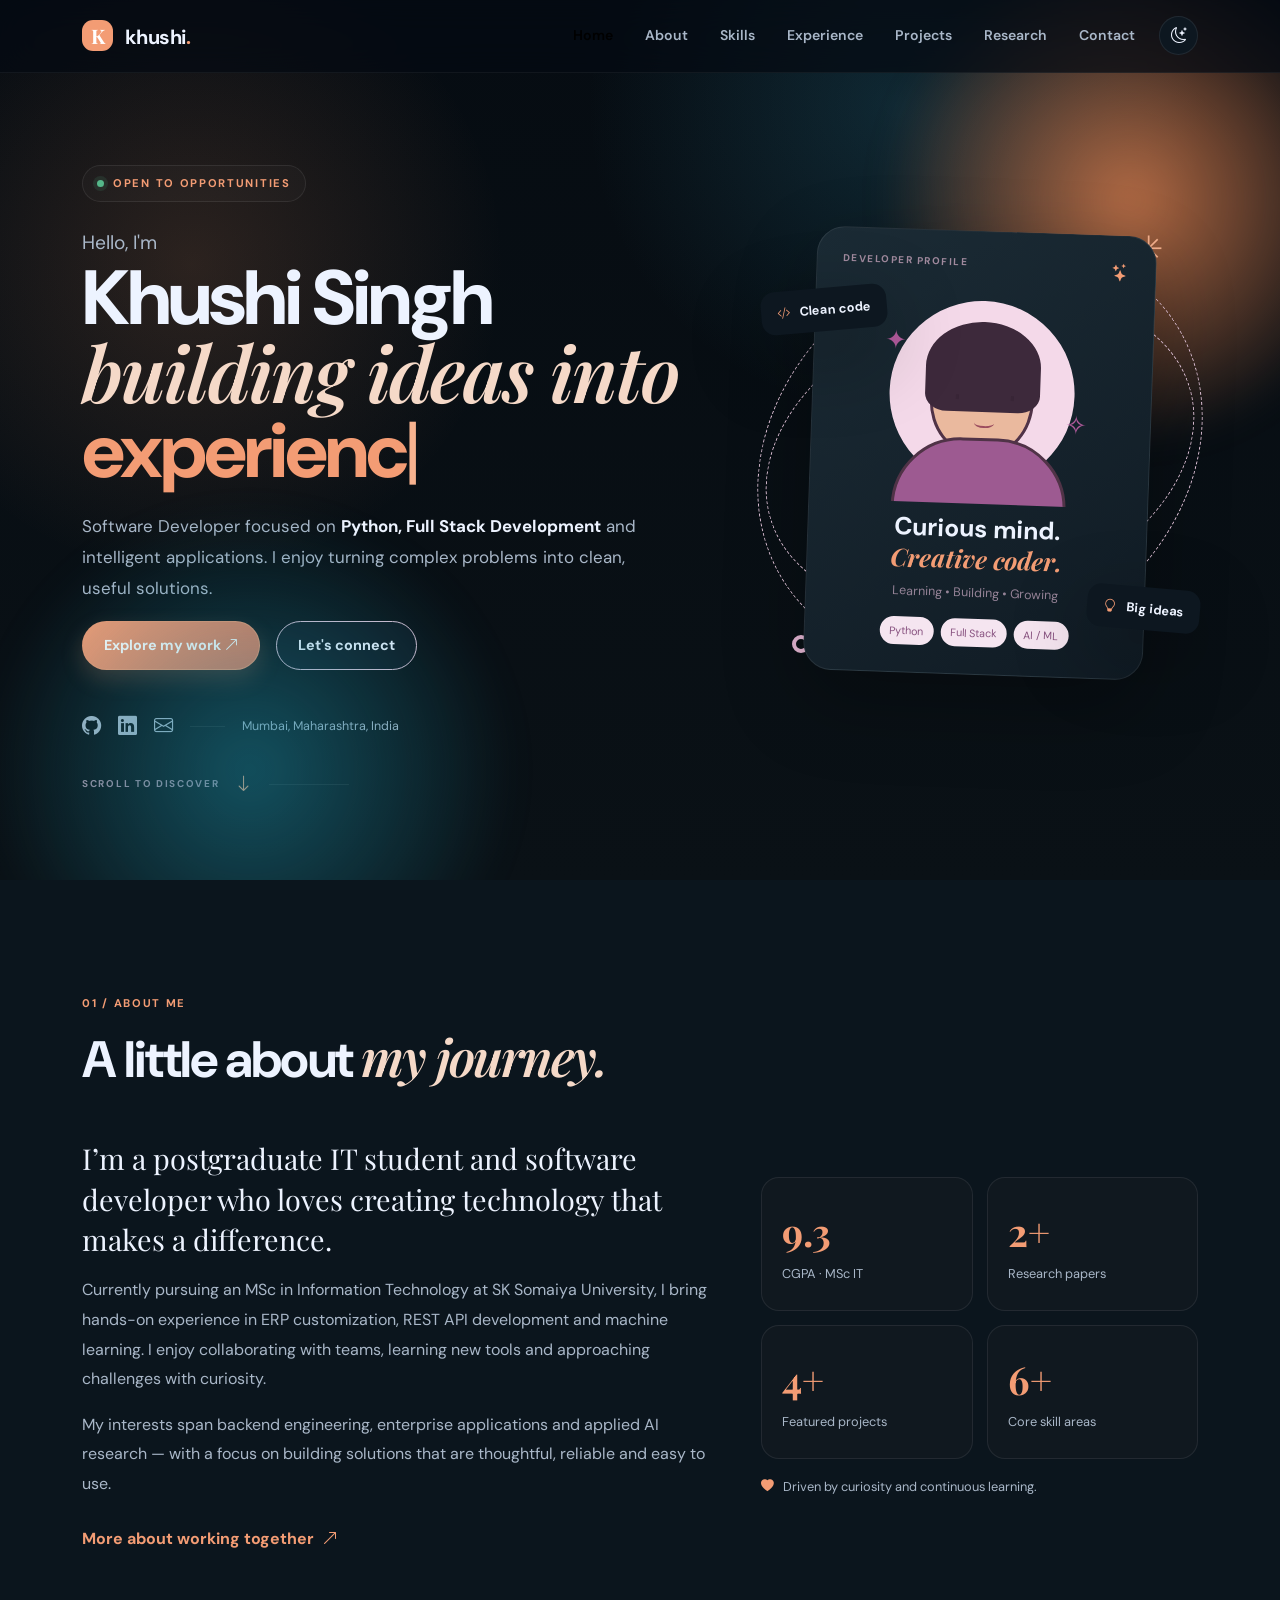
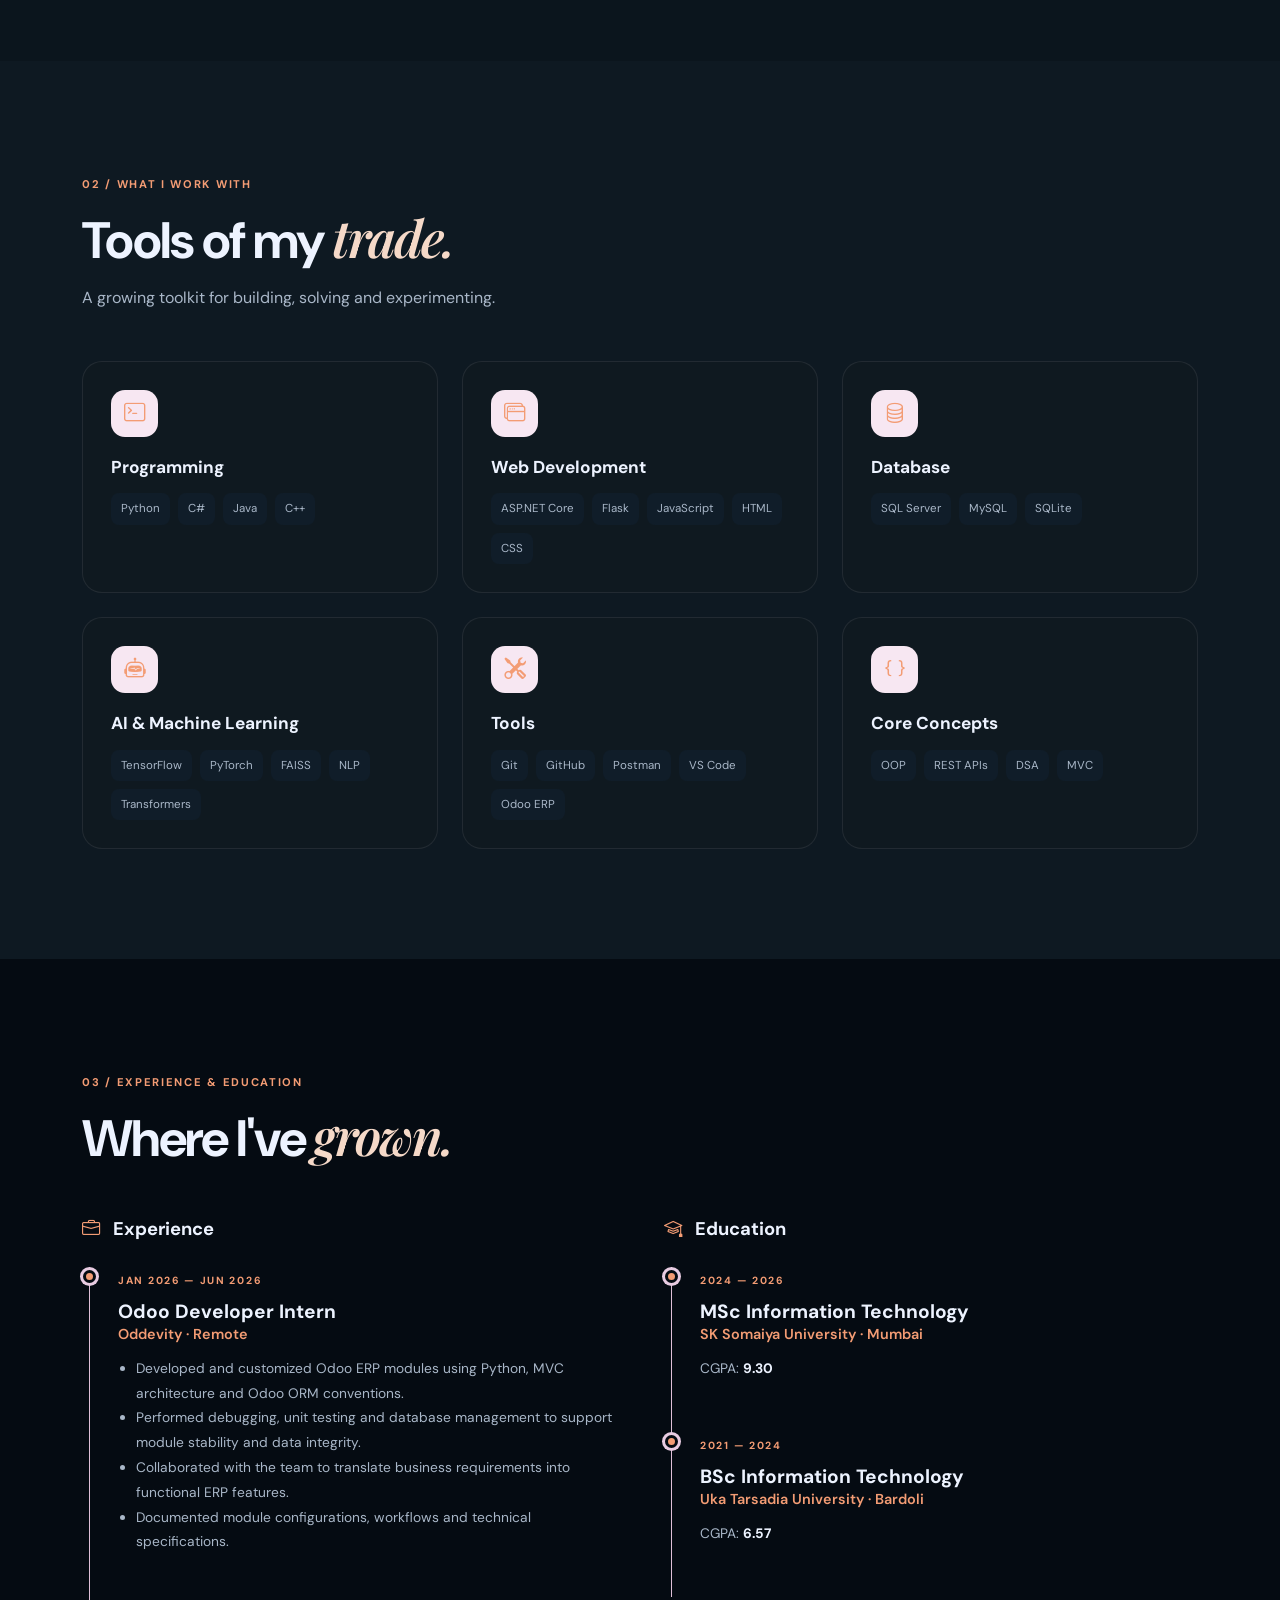
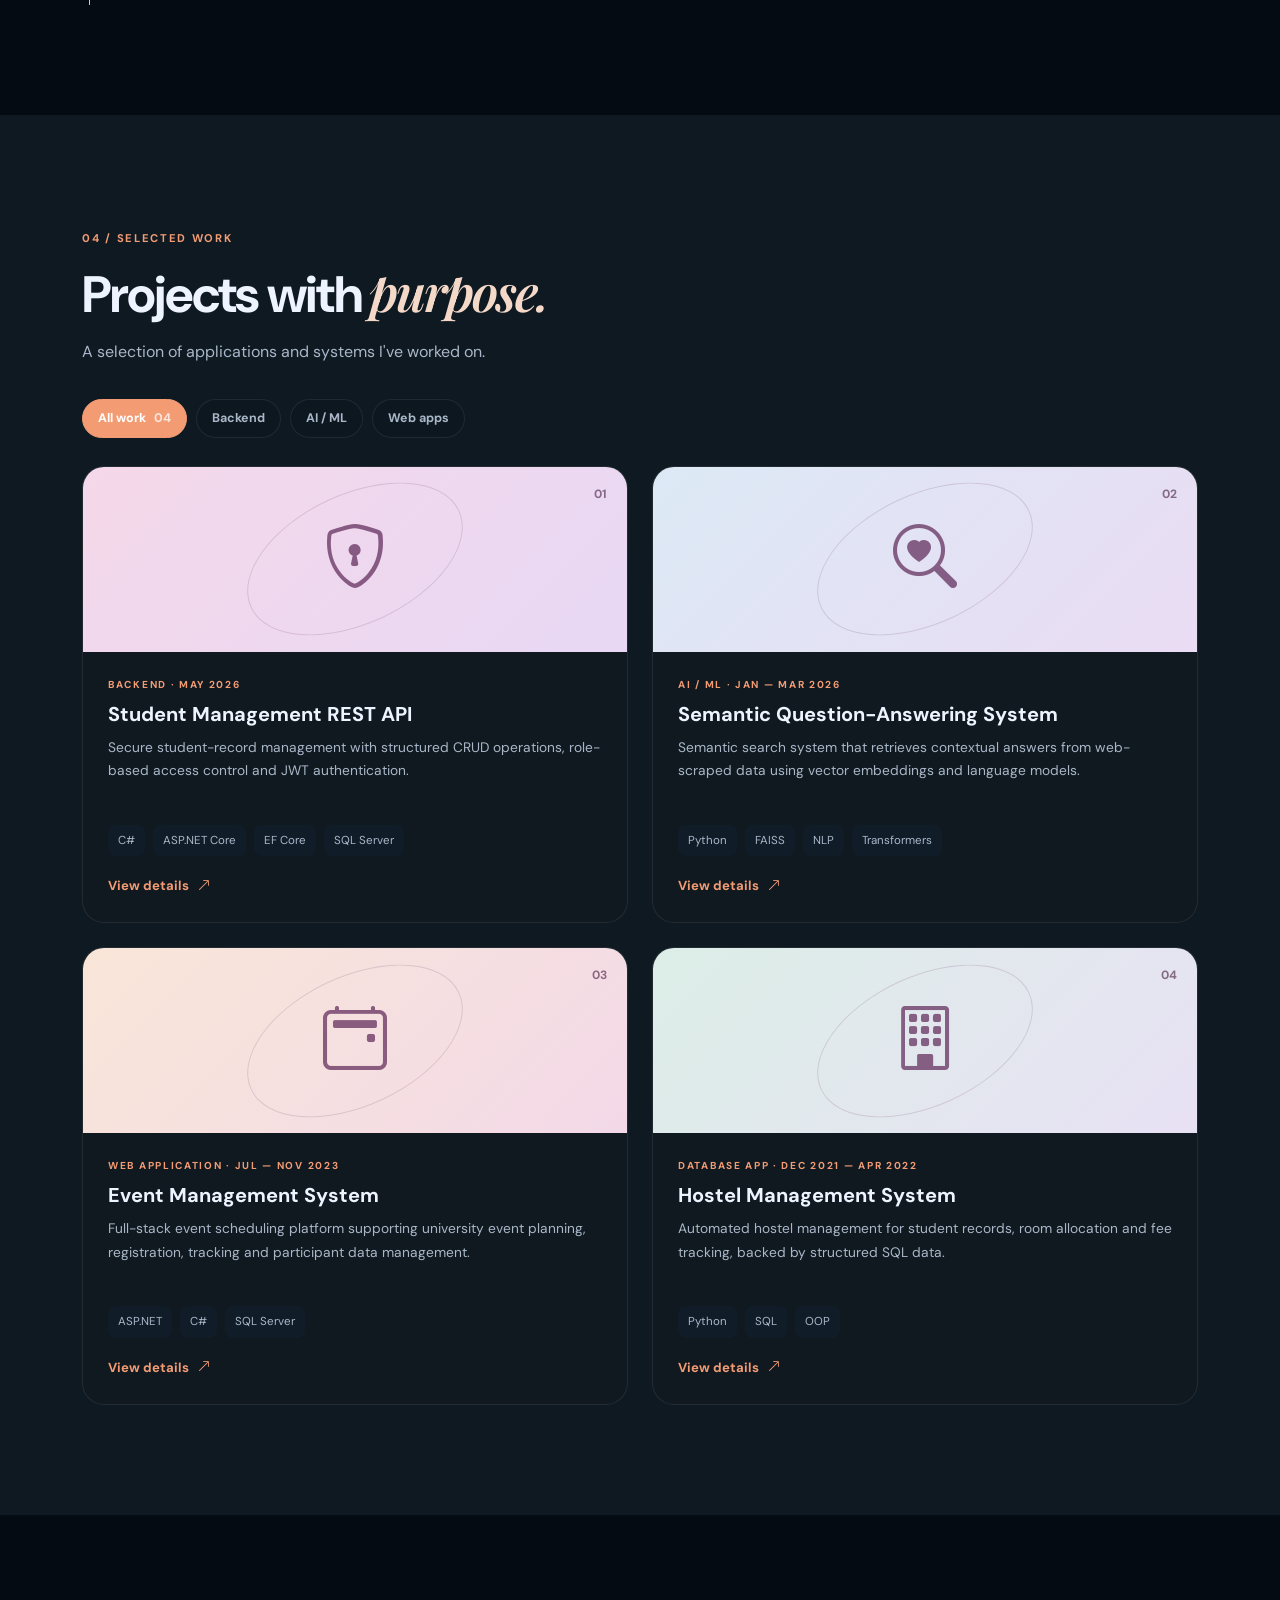
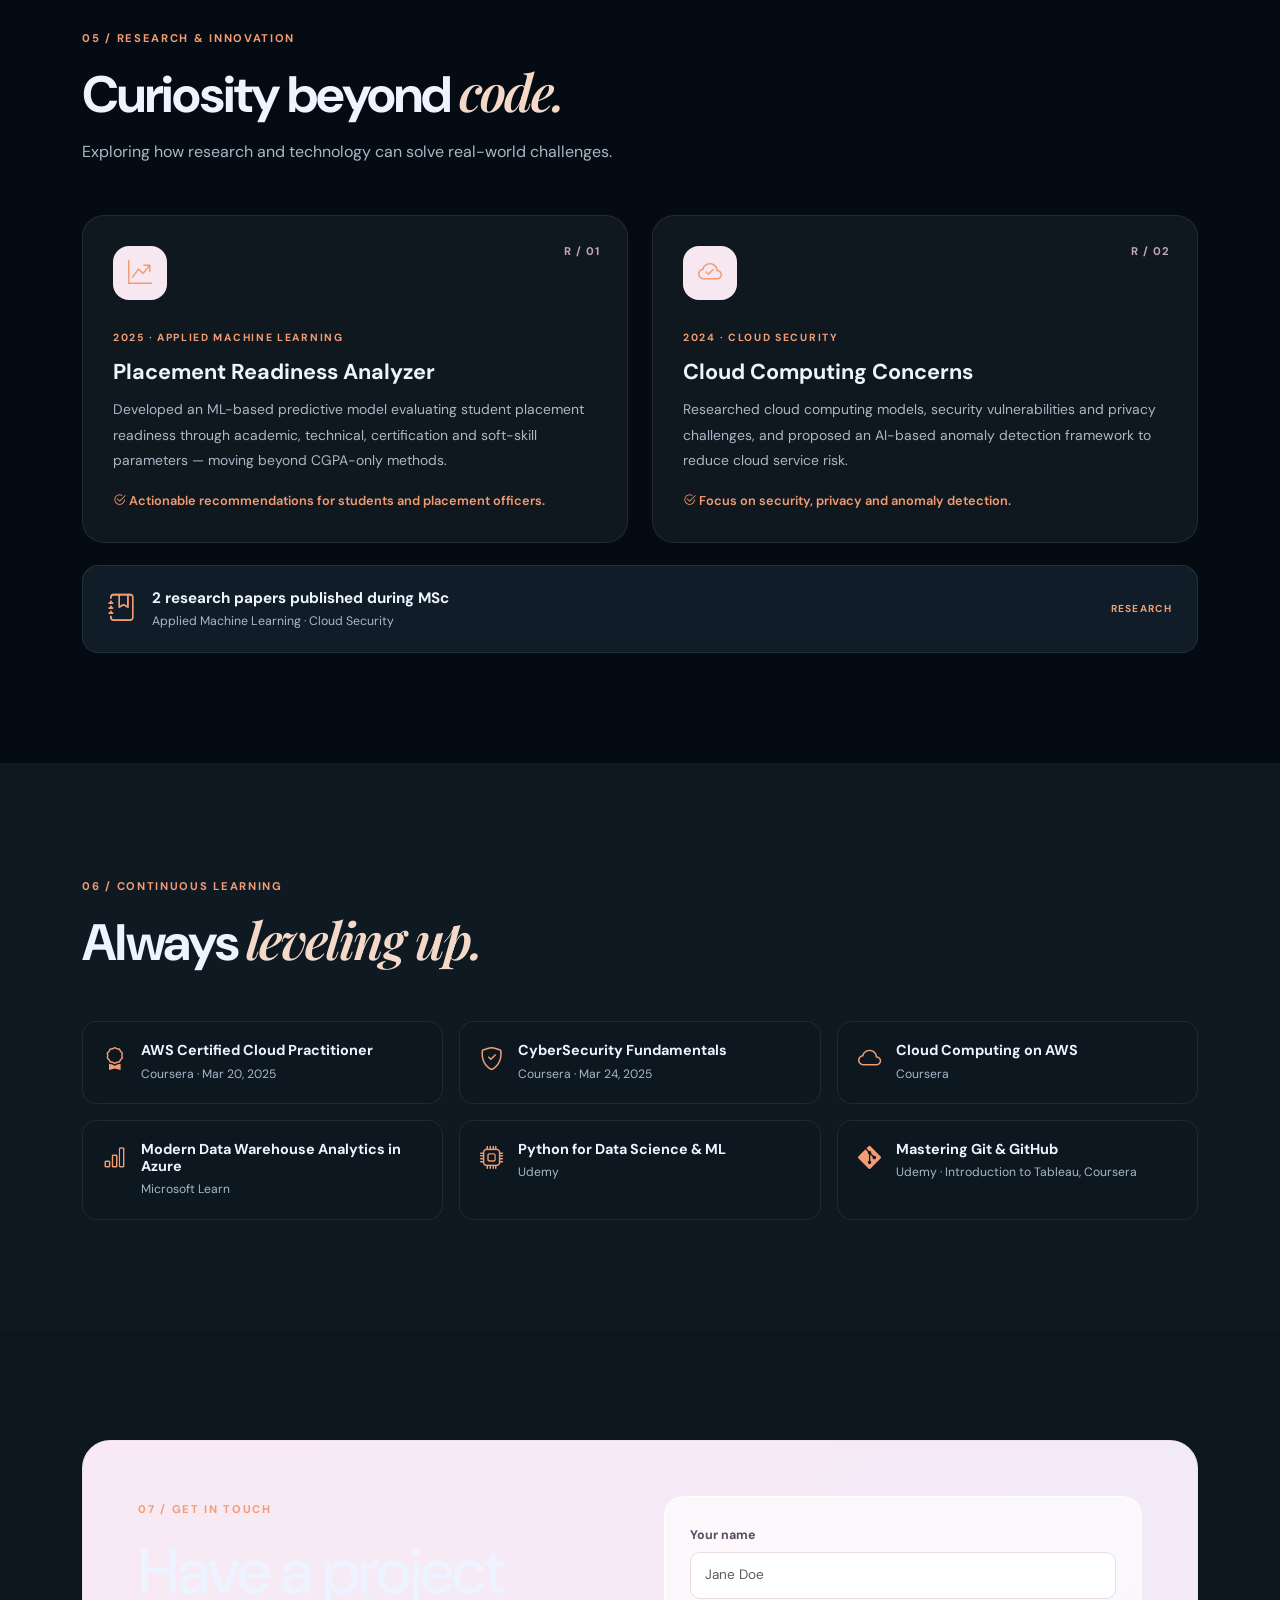
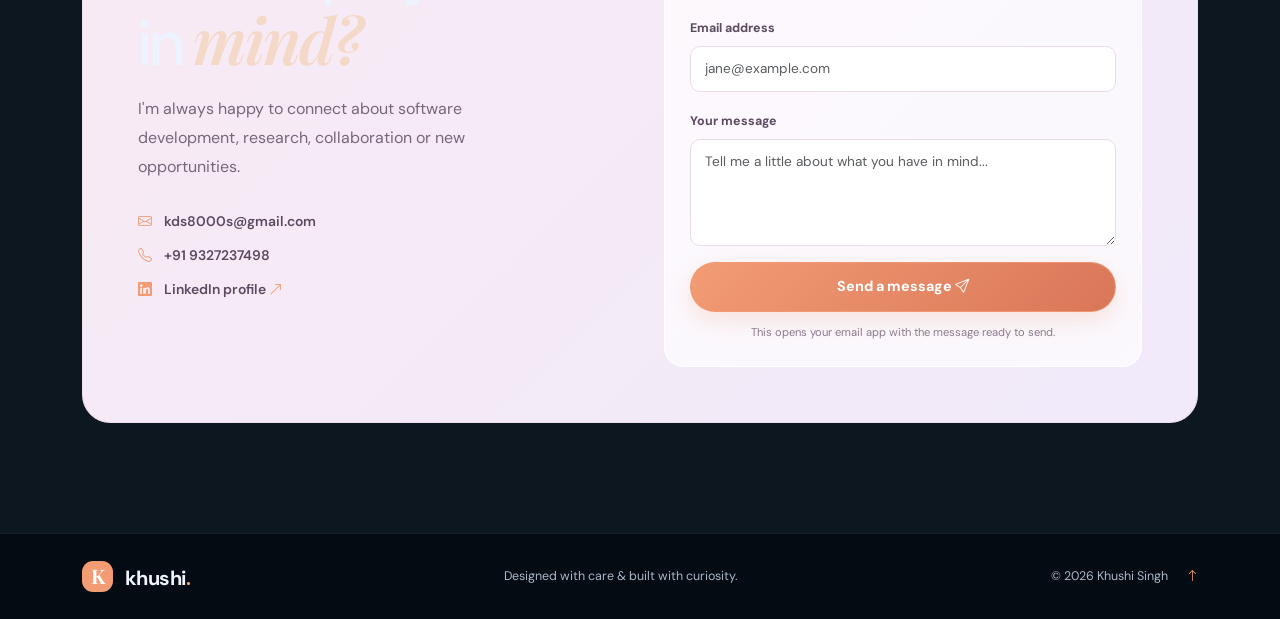
<file: index.html>
<!DOCTYPE html>
<html lang="en">
<head>
  <meta charset="UTF-8">
  <meta name="viewport" content="width=device-width, initial-scale=1.0">
  <meta name="description" content="Khushi Dayashankar Singh — Software Developer specializing in Python, Full Stack Development, ERP and Applied Machine Learning.">
  <title>Khushi Singh | Software Developer</title>
  <link rel="preconnect" href="https://fonts.googleapis.com">
  <link rel="preconnect" href="https://fonts.gstatic.com" crossorigin>
  <link href="https://fonts.googleapis.com/css2?family=DM+Sans:wght@400;500;600;700&family=Playfair+Display:wght@600;700&display=swap" rel="stylesheet">
  <link href="https://cdn.jsdelivr.net/npm/bootstrap@5.3.3/dist/css/bootstrap.min.css" rel="stylesheet">
  <link href="https://cdn.jsdelivr.net/npm/bootstrap-icons@1.11.3/font/bootstrap-icons.min.css" rel="stylesheet">
  <link rel="stylesheet" href="style.css">
</head>
<body>
  <div class="scroll-progress" id="scrollProgress"></div>
  <nav class="navbar navbar-expand-lg fixed-top">
    <div class="container">
      <a class="navbar-brand" href="#home"><span class="brand-mark">K</span> khushi<span class="brand-dot">.</span></a>
      <button class="navbar-toggler" type="button" data-bs-toggle="collapse" data-bs-target="#mainNav" aria-label="Toggle navigation"><span class="navbar-toggler-icon"></span></button>
      <div class="collapse navbar-collapse" id="mainNav">
        <ul class="navbar-nav ms-auto align-items-lg-center gap-lg-3">
          <li class="nav-item"><a class="nav-link active" href="#home">Home</a></li>
          <li class="nav-item"><a class="nav-link" href="#about">About</a></li>
          <li class="nav-item"><a class="nav-link" href="#skills">Skills</a></li>
          <li class="nav-item"><a class="nav-link" href="#experience">Experience</a></li>
          <li class="nav-item"><a class="nav-link" href="#projects">Projects</a></li>
          <li class="nav-item"><a class="nav-link" href="#research">Research</a></li>
          <li class="nav-item"><a class="nav-link" href="#contact">Contact</a></li>
          <li class="nav-item"><button class="theme-toggle" id="themeToggle" aria-label="Toggle theme"><i class="bi bi-moon-stars"></i></button></li>
        </ul>
      </div>
    </div>
  </nav>

  <main>
    <section class="hero section-pad" id="home">
      <div class="container">
        <div class="row align-items-center g-5">
          <div class="col-lg-7">
            <div class="eyebrow"><span class="status-dot"></span> OPEN TO OPPORTUNITIES</div>
            <p class="hero-kicker">Hello, I'm</p>
            <h1>Khushi <span>Singh</span><br><em>building ideas into</em><br><span class="typed-wrap" id="typedText">experiences.</span><span class="cursor">|</span></h1>
            <p class="hero-copy">Software Developer focused on <strong>Python, Full Stack Development</strong> and intelligent applications. I enjoy turning complex problems into clean, useful solutions.</p>
            <div class="d-flex flex-wrap gap-3 hero-actions">
              <a href="#projects" class="btn btn-primary-custom">Explore my work <i class="bi bi-arrow-up-right"></i></a>
              <a href="#contact" class="btn btn-outline-custom">Let's connect</a>
            </div>
            <div class="social-row">
              <a href="https://github.com/Khushi-D-Singh" target="_blank" rel="noopener" aria-label="GitHub"><i class="bi bi-github"></i></a>
              <a href="https://www.linkedin.com/in/khushi-singh-it" target="_blank" rel="noopener" aria-label="LinkedIn"><i class="bi bi-linkedin"></i></a>
              <a href="mailto:kds8000s@gmail.com" aria-label="Email"><i class="bi bi-envelope"></i></a>
              <span class="social-line"></span><small>Mumbai, Maharashtra, India</small>
            </div>
          </div>
          <div class="col-lg-5">
            <div class="hero-art">
              <div class="orbit orbit-one"></div><div class="orbit orbit-two"></div>
              <div class="profile-card">
                <div class="profile-top"><span>DEVELOPER PROFILE</span><i class="bi bi-stars"></i></div>
                <div class="avatar-illustration"><div class="avatar-halo"></div><div class="avatar-face"><span class="hair"></span><span class="eyes"></span><span class="smile"></span></div><div class="avatar-body"></div><span class="avatar-spark spark-a">✦</span><span class="avatar-spark spark-b">✧</span></div>
                <h3>Curious mind.<br><span>Creative coder.</span></h3>
                <p>Learning • Building • Growing</p>
                <div class="profile-tags"><span>Python</span><span>Full Stack</span><span>AI / ML</span></div>
              </div>
              <div class="float-chip chip-code"><i class="bi bi-code-slash"></i> Clean code</div>
              <div class="float-chip chip-idea"><i class="bi bi-lightbulb"></i> Big ideas</div>
              <div class="decor decor-star">✳</div><div class="decor decor-circle"></div>
            </div>
          </div>
        </div>
        <div class="hero-bottom"><span>SCROLL TO DISCOVER</span><a href="#about"><i class="bi bi-arrow-down"></i></a><span class="hero-bottom-line"></span></div>
      </div>
    </section>

    <section class="section-pad about-section" id="about">
      <div class="container">
        <div class="section-heading reveal"><span class="section-label">01 / ABOUT ME</span><h2>A little about <em>my journey.</em></h2></div>
        <div class="row g-5 align-items-center">
          <div class="col-lg-7 reveal">
            <p class="about-lead">I’m a postgraduate IT student and software developer who loves creating technology that makes a difference.</p>
            <p class="muted-copy">Currently pursuing an MSc in Information Technology at SK Somaiya University, I bring hands-on experience in ERP customization, REST API development and machine learning. I enjoy collaborating with teams, learning new tools and approaching challenges with curiosity.</p>
            <p class="muted-copy">My interests span backend engineering, enterprise applications and applied AI research — with a focus on building solutions that are thoughtful, reliable and easy to use.</p>
            <a class="text-link" href="#contact">More about working together <i class="bi bi-arrow-up-right"></i></a>
          </div>
          <div class="col-lg-5 reveal">
            <div class="stats-grid">
              <div class="stat-card"><strong data-count="9.3">0</strong><span>CGPA · MSc IT</span></div>
              <div class="stat-card"><strong data-count="2">0</strong><span>Research papers</span></div>
              <div class="stat-card"><strong data-count="4">0</strong><span>Featured projects</span></div>
              <div class="stat-card"><strong data-count="6">0</strong><span>Core skill areas</span></div>
            </div>
            <p class="stats-note"><i class="bi bi-heart-fill"></i> Driven by curiosity and continuous learning.</p>
          </div>
        </div>
      </div>
    </section>

    <section class="section-pad skills-section" id="skills">
      <div class="container">
        <div class="section-heading reveal"><span class="section-label">02 / WHAT I WORK WITH</span><h2>Tools of my <em>trade.</em></h2><p class="muted-copy">A growing toolkit for building, solving and experimenting.</p></div>
        <div class="row g-4">
          <div class="col-md-6 col-lg-4 reveal"><div class="skill-card"><div class="skill-icon"><i class="bi bi-terminal"></i></div><h3>Programming</h3><div class="skill-pills"><span>Python</span><span>C#</span><span>Java</span><span>C++</span></div></div></div>
          <div class="col-md-6 col-lg-4 reveal"><div class="skill-card"><div class="skill-icon"><i class="bi bi-window-stack"></i></div><h3>Web Development</h3><div class="skill-pills"><span>ASP.NET Core</span><span>Flask</span><span>JavaScript</span><span>HTML</span><span>CSS</span></div></div></div>
          <div class="col-md-6 col-lg-4 reveal"><div class="skill-card"><div class="skill-icon"><i class="bi bi-database"></i></div><h3>Database</h3><div class="skill-pills"><span>SQL Server</span><span>MySQL</span><span>SQLite</span></div></div></div>
          <div class="col-md-6 col-lg-4 reveal"><div class="skill-card"><div class="skill-icon"><i class="bi bi-robot"></i></div><h3>AI & Machine Learning</h3><div class="skill-pills"><span>TensorFlow</span><span>PyTorch</span><span>FAISS</span><span>NLP</span><span>Transformers</span></div></div></div>
          <div class="col-md-6 col-lg-4 reveal"><div class="skill-card"><div class="skill-icon"><i class="bi bi-tools"></i></div><h3>Tools</h3><div class="skill-pills"><span>Git</span><span>GitHub</span><span>Postman</span><span>VS Code</span><span>Odoo ERP</span></div></div></div>
          <div class="col-md-6 col-lg-4 reveal"><div class="skill-card"><div class="skill-icon"><i class="bi bi-braces"></i></div><h3>Core Concepts</h3><div class="skill-pills"><span>OOP</span><span>REST APIs</span><span>DSA</span><span>MVC</span></div></div></div>
        </div>
      </div>
    </section>

    <section class="section-pad" id="experience">
      <div class="container">
        <div class="section-heading reveal"><span class="section-label">03 / EXPERIENCE & EDUCATION</span><h2>Where I've <em>grown.</em></h2></div>
        <div class="row g-5">
          <div class="col-lg-6 reveal">
            <h3 class="timeline-title"><i class="bi bi-briefcase"></i> Experience</h3>
            <div class="timeline">
              <article class="timeline-item"><span class="timeline-date">JAN 2026 — JUN 2026</span><h4>Odoo Developer Intern</h4><h5>Oddevity · Remote</h5><ul><li>Developed and customized Odoo ERP modules using Python, MVC architecture and Odoo ORM conventions.</li><li>Performed debugging, unit testing and database management to support module stability and data integrity.</li><li>Collaborated with the team to translate business requirements into functional ERP features.</li><li>Documented module configurations, workflows and technical specifications.</li></ul></article>
            </div>
          </div>
          <div class="col-lg-6 reveal">
            <h3 class="timeline-title"><i class="bi bi-mortarboard"></i> Education</h3>
            <div class="timeline">
              <article class="timeline-item"><span class="timeline-date">2024 — 2026</span><h4>MSc Information Technology</h4><h5>SK Somaiya University · Mumbai</h5><p class="timeline-detail">CGPA: <strong>9.30</strong></p></article>
              <article class="timeline-item"><span class="timeline-date">2021 — 2024</span><h4>BSc Information Technology</h4><h5>Uka Tarsadia University · Bardoli</h5><p class="timeline-detail">CGPA: <strong>6.57</strong></p></article>
            </div>
          </div>
        </div>
      </div>
    </section>

    <section class="section-pad projects-section" id="projects">
      <div class="container">
        <div class="section-heading reveal"><span class="section-label">04 / SELECTED WORK</span><h2>Projects with <em>purpose.</em></h2><p class="muted-copy">A selection of applications and systems I've worked on.</p></div>
        <div class="project-filters reveal" role="group" aria-label="Filter projects">
          <button class="filter-btn active" data-filter="all">All work <span>04</span></button>
          <button class="filter-btn" data-filter="backend">Backend</button>
          <button class="filter-btn" data-filter="ai">AI / ML</button>
          <button class="filter-btn" data-filter="web">Web apps</button>
        </div>
        <div class="row g-4" id="projectGrid">
          <div class="col-md-6 project-item reveal" data-category="backend"><article class="project-card"><div class="project-visual visual-one"><i class="bi bi-shield-lock"></i><span>01</span><div class="visual-orbit"></div></div><div class="project-content"><div class="project-meta">BACKEND · MAY 2026</div><h3>Student Management REST API</h3><p>Secure student-record management with structured CRUD operations, role-based access control and JWT authentication.</p><div class="project-tags"><span>C#</span><span>ASP.NET Core</span><span>EF Core</span><span>SQL Server</span></div><button class="project-more" data-project="student">View details <i class="bi bi-arrow-up-right"></i></button></div></article></div>
          <div class="col-md-6 project-item reveal" data-category="ai"><article class="project-card"><div class="project-visual visual-two"><i class="bi bi-search-heart"></i><span>02</span><div class="visual-orbit"></div></div><div class="project-content"><div class="project-meta">AI / ML · JAN — MAR 2026</div><h3>Semantic Question-Answering System</h3><p>Semantic search system that retrieves contextual answers from web-scraped data using vector embeddings and language models.</p><div class="project-tags"><span>Python</span><span>FAISS</span><span>NLP</span><span>Transformers</span></div><button class="project-more" data-project="semantic">View details <i class="bi bi-arrow-up-right"></i></button></div></article></div>
          <div class="col-md-6 project-item reveal" data-category="web"><article class="project-card"><div class="project-visual visual-three"><i class="bi bi-calendar2-event"></i><span>03</span><div class="visual-orbit"></div></div><div class="project-content"><div class="project-meta">WEB APPLICATION · JUL — NOV 2023</div><h3>Event Management System</h3><p>Full-stack event scheduling platform supporting university event planning, registration, tracking and participant data management.</p><div class="project-tags"><span>ASP.NET</span><span>C#</span><span>SQL Server</span></div><button class="project-more" data-project="event">View details <i class="bi bi-arrow-up-right"></i></button></div></article></div>
          <div class="col-md-6 project-item reveal" data-category="backend"><article class="project-card"><div class="project-visual visual-four"><i class="bi bi-building"></i><span>04</span><div class="visual-orbit"></div></div><div class="project-content"><div class="project-meta">DATABASE APP · DEC 2021 — APR 2022</div><h3>Hostel Management System</h3><p>Automated hostel management for student records, room allocation and fee tracking, backed by structured SQL data.</p><div class="project-tags"><span>Python</span><span>SQL</span><span>OOP</span></div><button class="project-more" data-project="hostel">View details <i class="bi bi-arrow-up-right"></i></button></div></article></div>
        </div>
      </div>
    </section>

    <section class="section-pad research-section" id="research">
      <div class="container">
        <div class="section-heading reveal"><span class="section-label">05 / RESEARCH & INNOVATION</span><h2>Curiosity beyond <em>code.</em></h2><p class="muted-copy">Exploring how research and technology can solve real-world challenges.</p></div>
        <div class="row g-4">
          <div class="col-lg-6 reveal"><article class="research-card"><div class="research-number">R / 01</div><div class="research-icon"><i class="bi bi-graph-up-arrow"></i></div><span class="research-year">2025 · APPLIED MACHINE LEARNING</span><h3>Placement Readiness Analyzer</h3><p>Developed an ML-based predictive model evaluating student placement readiness through academic, technical, certification and soft-skill parameters — moving beyond CGPA-only methods.</p><p class="research-outcome"><i class="bi bi-check2-circle"></i> Actionable recommendations for students and placement officers.</p></article></div>
          <div class="col-lg-6 reveal"><article class="research-card"><div class="research-number">R / 02</div><div class="research-icon"><i class="bi bi-cloud-check"></i></div><span class="research-year">2024 · CLOUD SECURITY</span><h3>Cloud Computing Concerns</h3><p>Researched cloud computing models, security vulnerabilities and privacy challenges, and proposed an AI-based anomaly detection framework to reduce cloud service risk.</p><p class="research-outcome"><i class="bi bi-check2-circle"></i> Focus on security, privacy and anomaly detection.</p></article></div>
        </div>
        <div class="publication-strip reveal"><i class="bi bi-journal-bookmark"></i><div><strong>2 research papers published during MSc</strong><span>Applied Machine Learning · Cloud Security</span></div><span class="publication-mark">RESEARCH</span></div>
      </div>
    </section>

    <section class="section-pad cert-section" id="certifications">
      <div class="container">
        <div class="section-heading reveal"><span class="section-label">06 / CONTINUOUS LEARNING</span><h2>Always <em>leveling up.</em></h2></div>
        <div class="row g-3">
          <div class="col-md-6 col-lg-4 reveal"><div class="cert-card"><i class="bi bi-award"></i><div><h4>AWS Certified Cloud Practitioner</h4><p>Coursera · Mar 20, 2025</p></div></div></div>
          <div class="col-md-6 col-lg-4 reveal"><div class="cert-card"><i class="bi bi-shield-check"></i><div><h4>CyberSecurity Fundamentals</h4><p>Coursera · Mar 24, 2025</p></div></div></div>
          <div class="col-md-6 col-lg-4 reveal"><div class="cert-card"><i class="bi bi-cloud"></i><div><h4>Cloud Computing on AWS</h4><p>Coursera</p></div></div></div>
          <div class="col-md-6 col-lg-4 reveal"><div class="cert-card"><i class="bi bi-bar-chart"></i><div><h4>Modern Data Warehouse Analytics in Azure</h4><p>Microsoft Learn</p></div></div></div>
          <div class="col-md-6 col-lg-4 reveal"><div class="cert-card"><i class="bi bi-cpu"></i><div><h4>Python for Data Science & ML</h4><p>Udemy</p></div></div></div>
          <div class="col-md-6 col-lg-4 reveal"><div class="cert-card"><i class="bi bi-git"></i><div><h4>Mastering Git & GitHub</h4><p>Udemy · Introduction to Tableau, Coursera</p></div></div></div>
        </div>
      </div>
    </section>

    <section class="contact-section section-pad" id="contact">
      <div class="container">
        <div class="contact-panel reveal">
          <div class="row g-5">
            <div class="col-lg-6"><span class="section-label">07 / GET IN TOUCH</span><h2>Have a project<br>in <em>mind?</em></h2><p>I'm always happy to connect about software development, research, collaboration or new opportunities.</p><div class="contact-links"><a href="mailto:kds8000s@gmail.com"><i class="bi bi-envelope"></i> kds8000s@gmail.com</a><a href="tel:+919327237498"><i class="bi bi-telephone"></i> +91 9327237498</a><a href="https://www.linkedin.com/in/khushi-singh-it" target="_blank" rel="noopener"><i class="bi bi-linkedin"></i> LinkedIn profile <i class="bi bi-arrow-up-right"></i></a></div></div>
            <div class="col-lg-6">
              <form id="contactForm" class="contact-form">
                <div class="mb-3"><label for="visitorName" class="form-label">Your name</label><input class="form-control" id="visitorName" name="name" placeholder="Jane Doe" required></div>
                <div class="mb-3"><label for="visitorEmail" class="form-label">Email address</label><input class="form-control" id="visitorEmail" name="email" type="email" placeholder="jane@example.com" required></div>
                <div class="mb-3"><label for="visitorMessage" class="form-label">Your message</label><textarea class="form-control" id="visitorMessage" name="message" rows="4" placeholder="Tell me a little about what you have in mind..." required></textarea></div>
                <button class="btn btn-primary-custom w-100" type="submit">Send a message <i class="bi bi-send"></i></button>
                <p class="form-note" id="formNote">This opens your email app with the message ready to send.</p>
              </form>
            </div>
          </div>
        </div>
      </div>
    </section>
  </main>

  <footer class="footer"><div class="container d-flex flex-column flex-md-row justify-content-between align-items-center gap-3"><a class="navbar-brand" href="#home"><span class="brand-mark">K</span> khushi<span class="brand-dot">.</span></a><p>Designed with care & built with curiosity.</p><div class="footer-right">© <span id="year"></span> Khushi Singh <a href="#home" aria-label="Back to top"><i class="bi bi-arrow-up"></i></a></div></div></footer>

  <div class="modal fade" id="projectModal" tabindex="-1" aria-labelledby="projectModalTitle" aria-hidden="true"><div class="modal-dialog modal-dialog-centered"><div class="modal-content project-modal"><div class="modal-header"><span class="section-label">PROJECT DETAILS</span><button type="button" class="btn-close" data-bs-dismiss="modal" aria-label="Close"></button></div><div class="modal-body"><h3 id="projectModalTitle"></h3><p id="projectModalText"></p><div id="projectModalTags" class="project-tags"></div></div><div class="modal-footer"><a href="#contact" class="text-link" data-bs-dismiss="modal">Discuss a similar project <i class="bi bi-arrow-up-right"></i></a></div></div></div></div>

  <button id="backToTop" class="back-to-top" aria-label="Back to top"><i class="bi bi-arrow-up"></i></button>
  <script src="https://cdn.jsdelivr.net/npm/bootstrap@5.3.3/dist/js/bootstrap.bundle.min.js"></script>
  <script src="script.js"></script>
</body>
</html>
</file>
<file: style.css>
@import url('https://fonts.googleapis.com/css2?family=DM+Sans:wght@400;500;600;700&family=Playfair+Display:ital,wght@0,600;0,700;1,600;1,700&display=swap');

:root {
    --bg: #050b12;
    --surface: #0d1720;
    --surface-2: #101d29;
    --text: #edf3ff;
    --muted: #a9b7c8;
    --primary: #f39c74;
    --primary-dark: #d6764d;
    --accent: #f7b28f;
    --line: rgba(255, 255, 255, .08);
    --shadow: 0 25px 80px rgba(0, 0, 0, .32)
}

* {
    box-sizing: border-box
}

html {
    scroll-behavior: smooth;
    scroll-padding-top: 88px
}

body {
    font-family: 'DM Sans', sans-serif;
    background:
        radial-gradient(circle at top left, rgba(63, 120, 143, .18), transparent 26%),
        radial-gradient(circle at 80% 10%, rgba(255, 152, 96, .12), transparent 22%),
        var(--bg);
    color: var(--text);
    overflow-x: hidden;
    transition: background .3s, color .3s
}

.scroll-progress {
    position: fixed;
    z-index: 1100;
    top: 0;
    left: 0;
    height: 3px;
    width: 0;
    background: linear-gradient(90deg, #ffb38a, #f39c74)
}

.navbar {
    background: rgba(5, 11, 18, .72);
    backdrop-filter: blur(16px);
    border-bottom: 1px solid rgba(255, 255, 255, .05);
    padding: 15px 0
}

.navbar-brand {
    font-weight: 700;
    letter-spacing: -.5px;
    color: var(--text) !important;
    font-size: 1.25rem
}

.brand-mark {
    display: inline-grid;
    place-items: center;
    width: 31px;
    height: 31px;
    background: var(--primary);
    color: white;
    border-radius: 11px;
    font-family: 'Playfair Display';
    margin-right: 7px
}

.brand-dot {
    color: var(--primary)
}

.nav-link {
    color: var(--muted);
    font-size: .88rem;
    font-weight: 600
}

.nav-link:hover,
.nav-link.active {
    color: var(--primary)
}

.theme-toggle {
    border: 1px solid var(--line);
    background: var(--surface);
    color: var(--text);
    width: 39px;
    height: 39px;
    border-radius: 50%
}

.navbar-toggler {
    border-color: var(--line)
}

.navbar-toggler:focus {
    box-shadow: none
}

.section-pad {
    padding: 110px 0
}

.hero {
    padding-top: 165px;
    padding-bottom: 55px;
    min-height: calc(100vh - 20px);
    position: relative;
    overflow: hidden;
    background:
        radial-gradient(circle at 15% 30%, rgba(235, 144, 92, .16), transparent 25%),
        radial-gradient(circle at 70% 12%, rgba(39, 112, 136, .28), transparent 26%),
        linear-gradient(180deg, rgba(6, 12, 18, 1) 0%, rgba(10, 17, 22, 1) 100%);
}

.hero::before,
.hero::after {
    content: "";
    position: absolute;
    border-radius: 50%;
    pointer-events: none;
    filter: blur(18px);
}

.hero::before {
    width: 560px;
    height: 560px;
    right: -130px;
    top: -80px;
    background: radial-gradient(circle, rgba(255, 146, 88, .7), rgba(255, 146, 88, 0) 62%);
}

.hero::after {
    width: 620px;
    height: 620px;
    left: -60px;
    bottom: -200px;
    background: radial-gradient(circle, rgba(29, 147, 171, .5), rgba(29, 147, 171, 0) 60%);
}

.eyebrow,
.section-label,
.hero-bottom,
.project-meta,
.timeline-date,
.research-year {
    font-size: .7rem;
    letter-spacing: 1.7px;
    font-weight: 700;
    color: var(--primary)
}

.eyebrow {
    display: inline-flex;
    align-items: center;
    gap: 9px;
    border: 1px solid rgba(255, 255, 255, .08);
    background: rgba(255, 255, 255, .02);
    border-radius: 30px;
    padding: 9px 14px;
    margin-bottom: 27px
}

.status-dot {
    width: 7px;
    height: 7px;
    background: #55b88a;
    border-radius: 50%;
    box-shadow: 0 0 0 4px rgba(85, 184, 138, .12)
}

.hero-kicker {
    font-size: 1.2rem;
    color: var(--muted);
    margin-bottom: 4px
}

.hero h1 {
    font-size: clamp(3.3rem, 6vw, 5.7rem);
    line-height: .96;
    letter-spacing: -3px;
    font-weight: 800;
    margin: 0 0 22px;
    color: var(--text)
}

.hero h1>span:first-of-type {
    color: var(--text)
}

.hero h1 em,
.section-heading h2 em,
.contact-panel h2 em {
    font-family: 'Playfair Display', serif;
    font-weight: 600;
    color: #f5d9c8;
    letter-spacing: -2px
}

.typed-wrap {
    color: var(--primary)
}

.cursor {
    color: var(--accent);
    font-weight: 400;
    animation: blink .8s infinite
}

@keyframes blink {
    50% {
        opacity: 0
    }
}

.hero-copy {
    max-width: 590px;
    color: var(--muted);
    font-size: 1.06rem;
    line-height: 1.85
}

.hero-copy strong {
    color: var(--text)
}

.btn {
    border-radius: 30px;
    padding: 13px 21px;
    font-weight: 700;
    font-size: .9rem
}

.btn-primary-custom {
    background: linear-gradient(135deg, #f39c74, #d97658);
    color: #fff;
    border: 1px solid rgba(243, 156, 116, .8);
    box-shadow: 0 9px 22px rgba(243, 156, 116, .22)
}

.btn-primary-custom:hover {
    background: var(--primary-dark);
    border-color: var(--primary-dark);
    color: white;
    transform: translateY(-2px)
}

.btn-outline-custom {
    border: 1px solid #d9bfd3;
    color: var(--text);
    background: var(--surface)
}

.btn-outline-custom:hover {
    border-color: var(--primary);
    color: var(--primary)
}

.social-row {
    display: flex;
    align-items: center;
    gap: 17px;
    margin-top: 42px;
    color: var(--muted)
}

.social-row a {
    font-size: 1.2rem;
    color: var(--muted)
}

.social-row a:hover {
    color: var(--primary)
}

.social-row small {
    font-size: .78rem
}

.social-line {
    height: 1px;
    width: 35px;
    background: var(--line)
}

.hero-art {
    height: 510px;
    position: relative;
    display: grid;
    place-items: center
}

.profile-card {
    position: relative;
    z-index: 2;
    width: min(340px, 85%);
    padding: 24px 25px 27px;
    border: 1px solid rgba(255, 255, 255, .08);
    border-radius: 28px;
    background: linear-gradient(145deg, #1b2b35, #101b24);
    box-shadow: 0 30px 80px rgba(0, 0, 0, .28);
    text-align: center;
    transform: rotate(2deg)
}

.profile-top {
    display: flex;
    justify-content: space-between;
    color: #a18a9e;
    font-size: .62rem;
    letter-spacing: 1.5px;
    font-weight: 700
}

.profile-top i {
    font-size: 1.1rem;
    color: var(--primary)
}

.avatar-illustration {
    height: 215px;
    position: relative;
    margin: 7px auto 10px;
    overflow: hidden
}

.avatar-halo {
    position: absolute;
    width: 185px;
    height: 185px;
    background: #f4d9e9;
    border-radius: 50%;
    top: 12px;
    left: 50%;
    transform: translateX(-50%)
}

.avatar-face {
    position: absolute;
    z-index: 2;
    width: 104px;
    height: 124px;
    background: #eab99e;
    border-radius: 48% 48% 44% 44%;
    top: 42px;
    left: 50%;
    transform: translateX(-50%);
    border: 3px solid #503347
}

.hair {
    position: absolute;
    width: 115px;
    height: 90px;
    background: #3d293b;
    left: -8px;
    top: -12px;
    border-radius: 52% 52% 20% 20%;
    z-index: -1
}

.eyes {
    position: absolute;
    left: 23px;
    top: 61px;
    width: 58px;
    height: 5px;
    border-left: 3px solid #382536;
    border-right: 3px solid #382536
}

.smile {
    position: absolute;
    left: 42px;
    top: 84px;
    width: 20px;
    height: 10px;
    border-bottom: 2px solid #9b4c5e;
    border-radius: 50%
}

.avatar-body {
    position: absolute;
    z-index: 3;
    bottom: -28px;
    left: 50%;
    transform: translateX(-50%);
    width: 175px;
    height: 94px;
    background: #9d5a91;
    border: 3px solid #503347;
    border-radius: 70px 70px 0 0
}

.avatar-spark {
    position: absolute;
    z-index: 4;
    color: #b35b9d;
    font-size: 1.6rem
}

.spark-a {
    top: 35px;
    left: 45px
}

.spark-b {
    right: 38px;
    top: 115px
}

.profile-card h3 {
    font-size: 1.55rem;
    line-height: 1.2;
    font-weight: 700
}

.profile-card h3 span {
    font-family: 'Playfair Display';
    font-style: italic;
    color: var(--primary)
}

.profile-card>p {
    font-size: .78rem;
    color: #958397
}

.profile-tags {
    display: flex;
    justify-content: center;
    gap: 7px;
    flex-wrap: wrap
}

.profile-tags span {
    font-size: .67rem;
    background: #f5e5f0;
    color: #87517f;
    padding: 6px 10px;
    border-radius: 20px
}

.orbit {
    position: absolute;
    border: 1px dashed #e8c9df;
    border-radius: 50%;
    transform: rotate(-18deg)
}

.orbit-one {
    width: 440px;
    height: 300px
}

.orbit-two {
    width: 390px;
    height: 470px;
    transform: rotate(55deg)
}

.float-chip {
    position: absolute;
    z-index: 3;
    background: var(--surface);
    padding: 12px 16px;
    border-radius: 14px;
    box-shadow: var(--shadow);
    font-size: .8rem;
    font-weight: 700
}

.float-chip i {
    color: var(--primary);
    margin-right: 7px
}

.chip-code {
    top: 90px;
    left: 0;
    transform: rotate(-5deg)
}

.chip-idea {
    bottom: 78px;
    right: -2px;
    transform: rotate(5deg)
}

.decor {
    position: absolute;
    color: var(--accent)
}

.decor-star {
    right: 8%;
    top: 25px;
    font-size: 2.2rem
}

.decor-circle {
    left: 7%;
    bottom: 55px;
    width: 18px;
    height: 18px;
    border: 4px solid #e9bad8;
    border-radius: 50%
}

.hero-bottom {
    display: flex;
    align-items: center;
    gap: 15px;
    margin-top: 30px;
    color: #a18c9e;
    font-size: .62rem
}

.hero-bottom a {
    color: var(--primary);
    font-size: 1.1rem
}

.hero-bottom-line {
    height: 1px;
    background: var(--line);
    width: 80px
}

.section-heading {
    margin-bottom: 48px
}

.section-heading h2 {
    font-size: clamp(2.3rem, 4vw, 3.6rem);
    letter-spacing: -1.7px;
    font-weight: 700;
    margin: 12px 0
}

.section-heading p {
    max-width: 550px
}

.about-section {
    background: #0b151d
}

.about-lead {
    font-family: 'Playfair Display', serif;
    font-size: 1.8rem;
    line-height: 1.4;
    color: var(--text)
}

.muted-copy {
    color: var(--muted);
    line-height: 1.85
}

.text-link {
    color: var(--primary);
    font-weight: 700;
    text-decoration: none;
    display: inline-flex;
    gap: 8px;
    align-items: center;
    margin-top: 12px
}

.text-link:hover {
    color: var(--primary-dark)
}

.stats-grid {
    display: grid;
    grid-template-columns: 1fr 1fr;
    gap: 14px
}

.stat-card {
    background: rgba(17, 25, 33, .9);
    border: 1px solid var(--line);
    padding: 25px 20px;
    border-radius: 18px
}

.stat-card strong {
    display: block;
    font-family: 'Playfair Display';
    font-size: 2.4rem;
    color: var(--primary)
}

.stat-card span {
    font-size: .8rem;
    color: var(--muted)
}

.stats-note {
    font-size: .8rem;
    color: var(--muted);
    margin-top: 18px
}

.stats-note i {
    color: var(--primary);
    margin-right: 6px
}

.skills-section,
.projects-section,
.cert-section {
    background: #0e1922
}

.skill-card {
    height: 100%;
    padding: 28px;
    background: rgba(16, 25, 33, .96);
    border: 1px solid var(--line);
    border-radius: 20px;
    transition: .3s
}

.skill-card:hover,
.project-card:hover,
.research-card:hover {
    transform: translateY(-6px);
    box-shadow: var(--shadow)
}

.skill-icon {
    width: 47px;
    height: 47px;
    display: grid;
    place-items: center;
    border-radius: 14px;
    background: #f7e7f2;
    color: var(--primary);
    font-size: 1.35rem;
    margin-bottom: 20px
}

.skill-card h3 {
    font-size: 1.08rem;
    font-weight: 700;
    margin-bottom: 16px
}

.skill-pills,
.project-tags {
    display: flex;
    gap: 8px;
    flex-wrap: wrap
}

.skill-pills span,
.project-tags span {
    font-size: .72rem;
    color: var(--muted);
    background: var(--surface-2);
    padding: 7px 10px;
    border-radius: 8px
}

.timeline-title {
    font-size: 1.15rem;
    font-weight: 700;
    margin-bottom: 27px
}

.timeline-title i {
    color: var(--primary);
    margin-right: 9px
}

.timeline {
    border-left: 1px solid #dfbfd8;
    margin-left: 7px;
    padding-left: 28px
}

.timeline-item {
    position: relative;
    padding-bottom: 35px
}

.timeline-item:before {
    content: "";
    position: absolute;
    left: -35px;
    top: 3px;
    width: 13px;
    height: 13px;
    border-radius: 50%;
    background: var(--primary);
    border: 3px solid var(--bg);
    box-shadow: 0 0 0 3px #e9cce2
}

.timeline-date {
    font-size: .65rem
}

.timeline-item h4 {
    font-size: 1.2rem;
    font-weight: 700;
    margin: 9px 0 3px
}

.timeline-item h5 {
    font-size: .9rem;
    color: var(--primary);
    font-weight: 600
}

.timeline-item ul,
.timeline-item p {
    color: var(--muted);
    font-size: .86rem;
    line-height: 1.8;
    padding-left: 18px;
    margin-top: 13px
}

.timeline-detail {
    padding-left: 0 !important
}

.timeline-detail strong {
    color: var(--text)
}

.project-filters {
    display: flex;
    flex-wrap: wrap;
    gap: 9px;
    margin: -16px 0 28px
}

.filter-btn {
    border: 1px solid var(--line);
    background: var(--surface);
    color: var(--muted);
    border-radius: 25px;
    padding: 9px 15px;
    font-size: .78rem;
    font-weight: 700
}

.filter-btn.active,
.filter-btn:hover {
    background: var(--primary);
    color: #fff;
    border-color: var(--primary)
}

.filter-btn span {
    opacity: .75;
    margin-left: 5px
}

.project-card {
    height: 100%;
    overflow: hidden;
    background: rgba(17, 25, 33, .96);
    border: 1px solid var(--line);
    border-radius: 22px;
    transition: .3s
}

.project-visual {
    height: 185px;
    position: relative;
    display: grid;
    place-items: center;
    overflow: hidden
}

.project-visual>i {
    font-size: 4rem;
    color: rgba(100, 48, 95, .75);
    z-index: 1
}

.project-visual>span {
    position: absolute;
    top: 18px;
    right: 20px;
    font-size: .75rem;
    font-weight: 700;
    color: rgba(80, 42, 75, .65)
}

.visual-one {
    background: linear-gradient(135deg, #f5d8e9, #e8d8f5)
}

.visual-two {
    background: linear-gradient(135deg, #dce9f5, #eadcf4)
}

.visual-three {
    background: linear-gradient(135deg, #f9e6d8, #f3d9e8)
}

.visual-four {
    background: linear-gradient(135deg, #dceee7, #e8e1f4)
}

.visual-orbit {
    position: absolute;
    width: 230px;
    height: 130px;
    border: 1px solid rgba(113, 65, 105, .18);
    border-radius: 50%;
    transform: rotate(-25deg)
}

.project-content {
    padding: 25px
}

.project-meta {
    font-size: .63rem
}

.project-content h3 {
    font-size: 1.25rem;
    font-weight: 700;
    margin: 10px 0
}

.project-content p {
    font-size: .86rem;
    color: var(--muted);
    line-height: 1.7;
    min-height: 72px
}

.project-tags {
    margin: 17px 0
}

.project-more {
    border: 0;
    background: none;
    color: var(--primary);
    font-weight: 700;
    font-size: .82rem;
    padding: 0
}

.project-more i {
    margin-left: 5px
}

.project-item.hide {
    display: none
}

.research-card {
    height: 100%;
    background: rgba(17, 25, 33, .96);
    border: 1px solid var(--line);
    border-radius: 22px;
    padding: 30px;
    position: relative;
    transition: .3s
}

.research-number {
    position: absolute;
    right: 27px;
    top: 27px;
    color: #c3a6bd;
    font-size: .7rem;
    font-weight: 700;
    letter-spacing: 1px
}

.research-icon {
    width: 54px;
    height: 54px;
    display: grid;
    place-items: center;
    border-radius: 16px;
    background: #f6e7f1;
    color: var(--primary);
    font-size: 1.5rem;
    margin-bottom: 24px
}

.research-year {
    font-size: .65rem
}

.research-card h3 {
    font-size: 1.35rem;
    font-weight: 700;
    margin: 12px 0
}

.research-card p {
    color: var(--muted);
    font-size: .87rem;
    line-height: 1.8
}

.research-card .research-outcome {
    color: var(--primary);
    font-weight: 600;
    font-size: .8rem;
    margin-bottom: 0
}

.publication-strip {
    display: flex;
    align-items: center;
    gap: 17px;
    background: var(--surface-2);
    border: 1px solid var(--line);
    border-radius: 16px;
    padding: 21px 25px;
    margin-top: 22px
}

.publication-strip>i {
    font-size: 1.7rem;
    color: var(--primary)
}

.publication-strip strong,
.publication-strip span {
    display: block
}

.publication-strip strong {
    font-size: .95rem
}

.publication-strip div span {
    font-size: .77rem;
    color: var(--muted);
    margin-top: 3px
}

.publication-mark {
    margin-left: auto;
    font-size: .63rem;
    letter-spacing: 1.3px;
    color: var(--primary);
    font-weight: 700
}

.cert-card {
    height: 100%;
    display: flex;
    gap: 15px;
    align-items: flex-start;
    background: var(--surface);
    border: 1px solid var(--line);
    border-radius: 15px;
    padding: 20px
}

.cert-card>i {
    font-size: 1.45rem;
    color: var(--primary)
}

.cert-card h4 {
    font-size: .9rem;
    font-weight: 700;
    margin: 0 0 5px
}

.cert-card p {
    font-size: .76rem;
    color: var(--muted);
    margin: 0
}

.contact-section {
    background: var(--surface)
}

.contact-panel {
    background: linear-gradient(135deg, #f8eaf4, #f1eafa);
    border: 1px solid #efdeeb;
    border-radius: 28px;
    padding: 55px
}

.contact-panel h2 {
    font-size: clamp(2.8rem, 5vw, 4.5rem);
    line-height: 1.05;
    letter-spacing: -2px;
    margin: 18px 0
}

.contact-panel>div>div>p {
    color: #76677a;
    max-width: 420px;
    line-height: 1.8
}

.contact-links {
    display: grid;
    gap: 13px;
    margin-top: 30px
}

.contact-links a {
    color: #5d4a60;
    text-decoration: none;
    font-size: .87rem;
    font-weight: 600
}

.contact-links a i {
    color: var(--primary);
    margin-right: 9px
}

.contact-form {
    background: rgba(255, 255, 255, .68);
    padding: 25px;
    border-radius: 20px;
    border: 1px solid rgba(255, 255, 255, .9)
}

.form-label {
    font-size: .78rem;
    font-weight: 700;
    color: #5c4b60
}

.form-control {
    border: 1px solid #eadbe8;
    background: #fff;
    border-radius: 10px;
    padding: 12px 14px;
    font-size: .85rem
}

.form-control:focus {
    border-color: var(--primary);
    box-shadow: 0 0 0 .2rem rgba(166, 79, 145, .12)
}

.form-note {
    font-size: .7rem;
    color: #8d7a8d;
    text-align: center;
    margin: 12px 0 0
}

.footer {
    padding: 27px 0;
    border-top: 1px solid var(--line);
    background: var(--bg)
}

.footer p {
    margin: 0;
    color: var(--muted);
    font-size: .78rem
}

.footer-right {
    font-size: .78rem;
    color: var(--muted)
}

.footer-right a {
    margin-left: 15px;
    color: var(--primary)
}

.back-to-top {
    position: fixed;
    bottom: 25px;
    right: 25px;
    width: 43px;
    height: 43px;
    border: 0;
    border-radius: 50%;
    background: var(--primary);
    color: white;
    box-shadow: var(--shadow);
    opacity: 0;
    visibility: hidden;
    transition: .3s;
    z-index: 50
}

.back-to-top.show {
    opacity: 1;
    visibility: visible
}

.project-modal {
    background: var(--surface);
    color: var(--text);
    border: 1px solid var(--line);
    border-radius: 20px
}

.project-modal .modal-header,
.project-modal .modal-footer {
    border-color: var(--line)
}

.project-modal .modal-body {
    padding: 28px
}

.project-modal h3 {
    font-weight: 700
}

.project-modal p {
    color: var(--muted);
    line-height: 1.8
}

.reveal {
    opacity: 0;
    transform: translateY(22px);
    transition: opacity .65s ease, transform .65s ease
}

.reveal.visible {
    opacity: 1;
    transform: translateY(0)
}

body.dark {
    --bg: #050b12;
    --surface: #0d1720;
    --surface-2: #101d29;
    --text: #edf3ff;
    --muted: #a9b7c8;
    --primary: #f39c74;
    --primary-dark: #d6764d;
    --accent: #f7b28f;
    --line: rgba(255, 255, 255, .08);
    --shadow: 0 25px 80px rgba(0, 0, 0, .32)
}

body.dark .navbar {
    background: rgba(5, 11, 18, .72)
}

body.dark .profile-card {
    background: linear-gradient(145deg, #2d2330, #241b29);
    border-color: #453348
}

body.dark .profile-tags span,
body.dark .skill-icon,
body.dark .research-icon {
    background: #3a293a;
    color: #e3a5d1
}

body.dark .contact-panel {
    background: linear-gradient(135deg, #352538, #2b2437);
    border-color: #49334b
}

body.dark .contact-panel>div>div>p,
body.dark .contact-links a {
    color: #d5c4d7
}

body.dark .contact-form {
    background: rgba(30, 23, 34, .65);
    border-color: #4b3b4e
}

body.dark .form-label {
    color: #e8d9e8
}

body.dark .form-control {
    background: #211b26;
    border-color: #514052;
    color: var(--text)
}

body.dark .form-control::placeholder {
    color: #98889b
}

body.dark .btn-outline-custom {
    background: var(--surface);
    color: var(--text)
}

body.dark .stat-card {
    background: #2a202e
}

body.dark .project-tags span,
body.dark .skill-pills span {
    background: #35283a
}

body.dark .profile-card h3 {
    color: var(--text)
}

body.dark .profile-card>p {
    color: #b9aabd
}

@media(max-width:991px) {
    .navbar-collapse {
        padding-top: 15px
    }

    .navbar-nav {
        align-items: flex-start !important
    }

    .theme-toggle {
        margin-top: 8px
    }

    .hero {
        padding-top: 135px
    }

    .hero-art {
        height: 470px
    }

    .chip-code {
        left: 4%
    }

    .chip-idea {
        right: 4%
    }

    .section-pad {
        padding: 85px 0
    }
}

@media(max-width:575px) {
    .section-pad {
        padding: 72px 0
    }

    .hero {
        padding-top: 120px;
        min-height: auto
    }

    .hero h1 {
        font-size: 3.35rem;
        letter-spacing: -2px
    }

    .hero-art {
        height: 420px;
        margin-top: -15px
    }

    .profile-card {
        width: 290px;
        padding: 20px
    }

    .orbit-one {
        width: 340px
    }

    .orbit-two {
        height: 390px
    }

    .chip-code {
        top: 65px;
        left: -2px
    }

    .chip-idea {
        bottom: 50px;
        right: -3px
    }

    .social-row {
        flex-wrap: wrap;
        gap: 13px
    }

    .about-lead {
        font-size: 1.5rem
    }

    .stats-grid {
        gap: 9px
    }

    .stat-card {
        padding: 18px 14px
    }

    .stat-card strong {
        font-size: 2rem
    }

    .contact-panel {
        padding: 28px 20px
    }

    .contact-form {
        padding: 18px
    }

    .publication-mark {
        display: none
    }

    .project-content p {
        min-height: 0
    }

    .footer .container {
        align-items: flex-start !important
    }
}

@media(prefers-reduced-motion:reduce) {

    *,
    *::before,
    *::after {
        scroll-behavior: auto !important;
        animation-duration: .01ms !important;
        transition-duration: .01ms !important
    }
}
</file>
